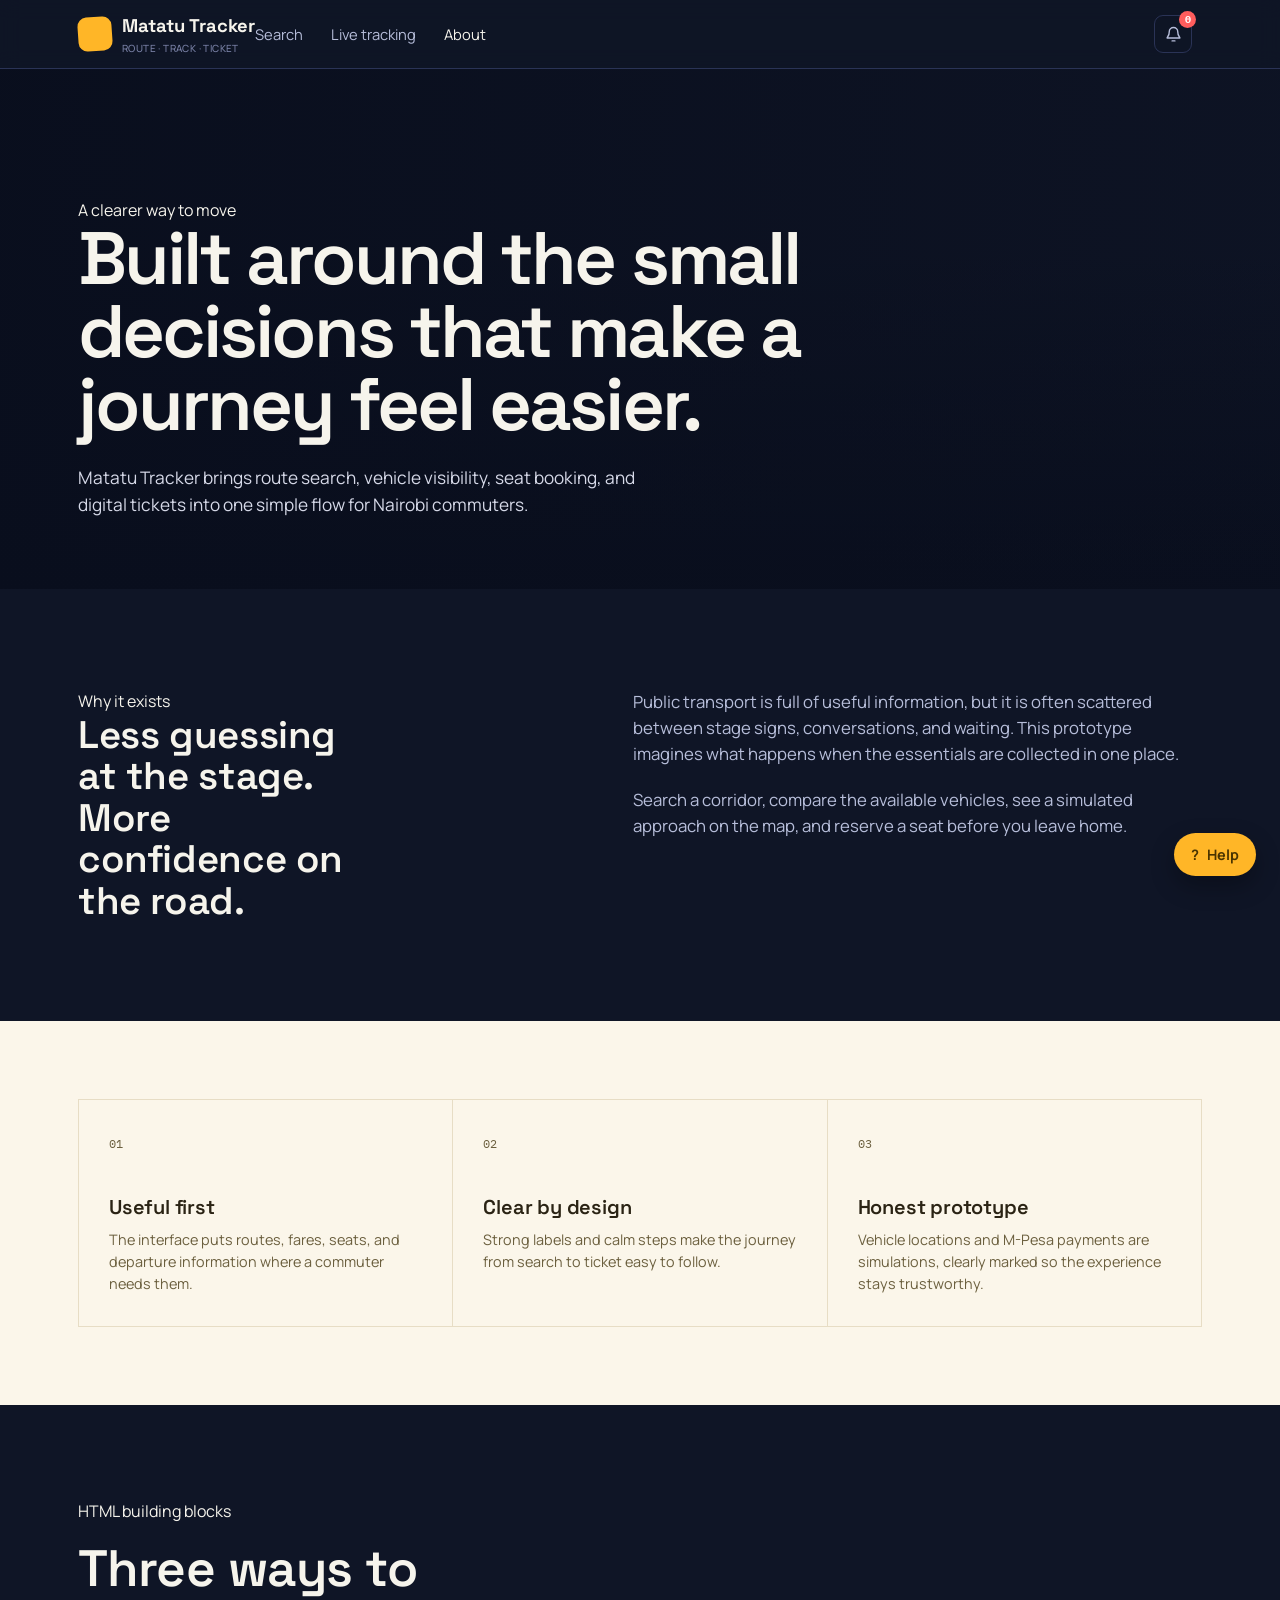
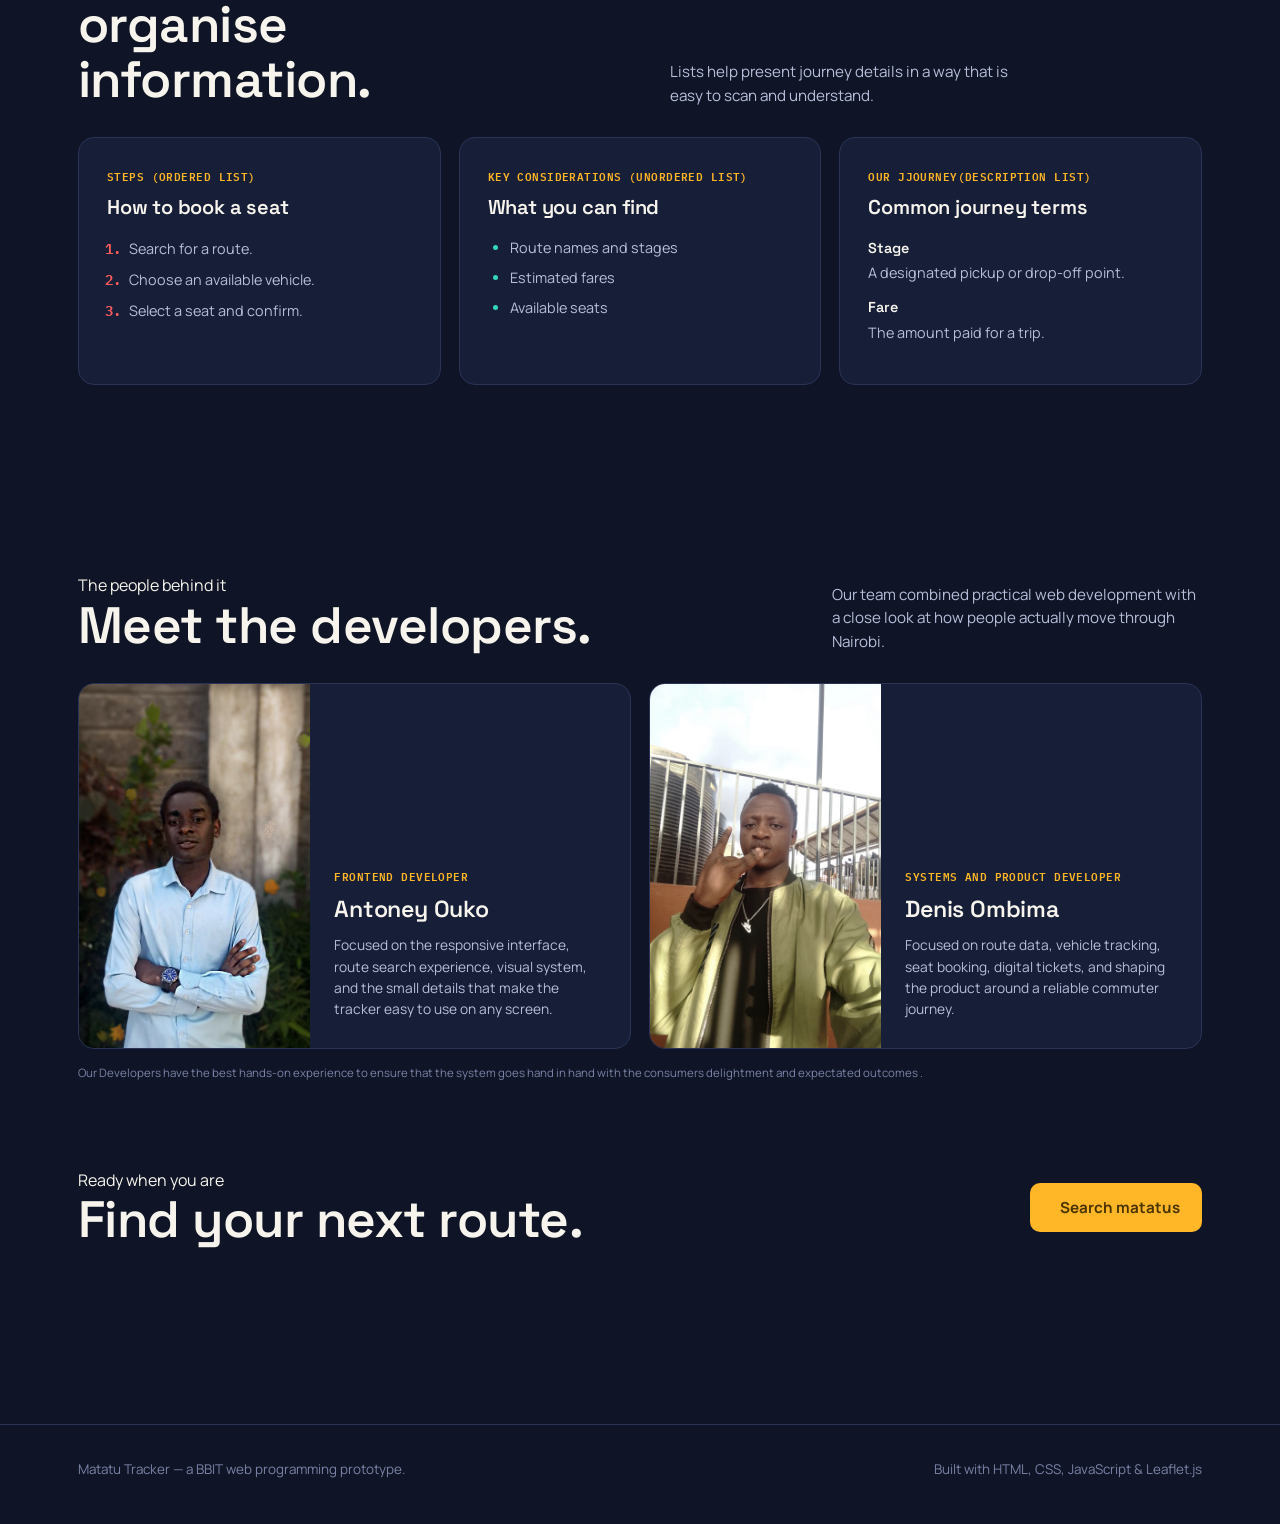
<file: about.html>
<!doctype html>
<html lang="en">
<head>
<meta charset="utf-8">
<meta name="viewport" content="width=device-width, initial-scale=1">
<title>About — Matatu Tracker</title>
<link rel="icon" href="data:image/svg+xml,<svg xmlns=%22http://www.w3.org/2000/svg%22 viewBox=%220 0 24 24%22><rect width=%2224%22 height=%2224%22 rx=%226%22 fill=%22%23FFB627%22/></svg>">
<link rel="preconnect" href="https://fonts.googleapis.com">
<link href="https://fonts.googleapis.com/css2?family=Space+Grotesk:wght@500;600;700&family=Manrope:wght@400;500;600;700;800&family=IBM+Plex+Mono:wght@500;600&display=swap" rel="stylesheet">
<link rel="stylesheet" href="css/base.css">
<link rel="stylesheet" href="css/about.css">
<link rel="stylesheet" href="css/chatbot.css">
</head>
<body>
<header class="topnav">
  <div class="container topnav-inner">
    <a class="brand" href="index.html"><span class="brand-mark"><span data-icon="bus"></span></span><span>Matatu Tracker<small>ROUTE · TRACK · TICKET</small></span></a>
    <nav class="navlinks">
      <a href="index.html">Search</a>
      <a href="tracking.html">Live tracking</a>
      <a href="about.html" class="is-active">About</a>
    </nav>
    <button class="nav-toggle" type="button" aria-label="Open navigation menu" aria-expanded="false" aria-controls="site-navigation">
      <span class="nav-toggle-lines"></span>
    </button>
  </div>
</header>

<main>
  <section class="about-hero">
    <div class="about-hero-image" aria-hidden="true"></div>
    <div class="about-hero-shade"></div>
    <div class="container about-hero-content">
      <p class="section-kicker">A clearer way to move</p>
      <h1>Built around the small decisions that make a journey feel easier.</h1>
      <p>Matatu Tracker brings route search, vehicle visibility, seat booking, and digital tickets into one simple flow for Nairobi commuters.</p>
    </div>
  </section>

  <section class="about-story container">
    <div class="about-story-intro">
      <p class="section-kicker">Why it exists</p>
      <h2>Less guessing at the stage. More confidence on the road.</h2>
    </div>
    <div class="about-story-copy">
      <p>Public transport is full of useful information, but it is often scattered between stage signs, conversations, and waiting. This prototype imagines what happens when the essentials are collected in one place.</p>
      <p>Search a corridor, compare the available vehicles, see a simulated approach on the map, and reserve a seat before you leave home.</p>
    </div>
  </section>

  <section class="about-principles">
    <div class="container">
      <div class="principles-grid">
        <article><span>01</span><h3>Useful first</h3><p>The interface puts routes, fares, seats, and departure information where a commuter needs them.</p></article>
        <article><span>02</span><h3>Clear by design</h3><p>Strong labels and calm steps make the journey from search to ticket easy to follow.</p></article>
        <article><span>03</span><h3>Honest prototype</h3><p>Vehicle locations and M-Pesa payments are simulations, clearly marked so the experience stays trustworthy.</p></article>
      </div>
    </div>
  </section>

  <section class="about-lists container">
    <div class="lists-heading">
      <p class="section-kicker">HTML building blocks</p>
      <h2>Three ways to organise information.</h2>
      <p>Lists help present journey details in a way that is easy to scan and understand.</p>
    </div>
    <div class="lists-grid">
      <article class="list-example">
        <p class="list-label">Steps (Ordered list)</p>
        <h3>How to book a seat</h3>
        <ol>
          <li>Search for a route.</li>
          <li>Choose an available vehicle.</li>
          <li>Select a seat and confirm.</li>
        </ol>
      </article>
      <article class="list-example">
        <p class="list-label">Key considerations (Unordered list)</p>
        <h3>What you can find</h3>
        <ul>
          <li>Route names and stages</li>
          <li>Estimated fares</li>
          <li>Available seats</li>
        </ul>
      </article>
      <article class="list-example">
        <p class="list-label">Our JJourney(Description list)</p>
        <h3>Common journey terms</h3>
        <dl>
          <dt>Stage</dt>
          <dd>A designated pickup or drop-off point.</dd>
          <dt>Fare</dt>
          <dd>The amount paid for a trip.</dd>
        </dl>
      </article>
    </div>
  </section>

  <section class="about-team">
    <div class="container">
      <div class="team-heading">
        <div>
          <p class="section-kicker">The people behind it</p>
          <h2>Meet the developers.</h2>
        </div>
        <p>Our team combined practical web development with a close look at how people actually move through Nairobi.</p>
      </div>
      <div class="team-grid">
        <article class="developer-card">
          <img src="images/photo2.jpg"  alt="Portrait of the frontend developer">
          <div class="developer-card-body">
            <p class="developer-role">Frontend developer</p>
            <h3>Antoney Ouko</h3>
            <p>Focused on the responsive interface, route search experience, visual system, and the small details that make the tracker easy to use on any screen.</p>
          </div>
        </article>
        <article class="developer-card">
          <img src="images/Denis.png" alt="Portrait of the systems developer">
          <div class="developer-card-body">
            <p class="developer-role">Systems and product developer</p>
            <h3>Denis Ombima</h3>
            <p>Focused on route data, vehicle tracking, seat booking, digital tickets, and shaping the product around a reliable commuter journey.</p>
          </div>
        </article>
      </div>
      <p class="team-note">Our Developers have the best hands-on experience to ensure that the system goes hand in hand with the consumers delightment and expectated outcomes .</p>
    </div>
  </section>

  <section class="about-cta container">
    <div><p class="section-kicker">Ready when you are</p><h2>Find your next route.</h2></div>
    <a class="btn btn-primary" href="index.html"><span data-icon="search"></span> Search matatus</a>
  </section>
</main>

<footer class="sitefoot"><div class="container"><span>Matatu Tracker — a BBIT web programming prototype.</span><span>Built with HTML, CSS, JavaScript &amp; Leaflet.js</span></div></footer>
<script src="js/routes.js"></script>
<script src="js/icons.js"></script>
<script src="js/util.js"></script>
<script src="js/notifications.js"></script>
<script src="js/chatbot.js"></script>
<script src="js/nav.js"></script>
</body>
</html>
</file>
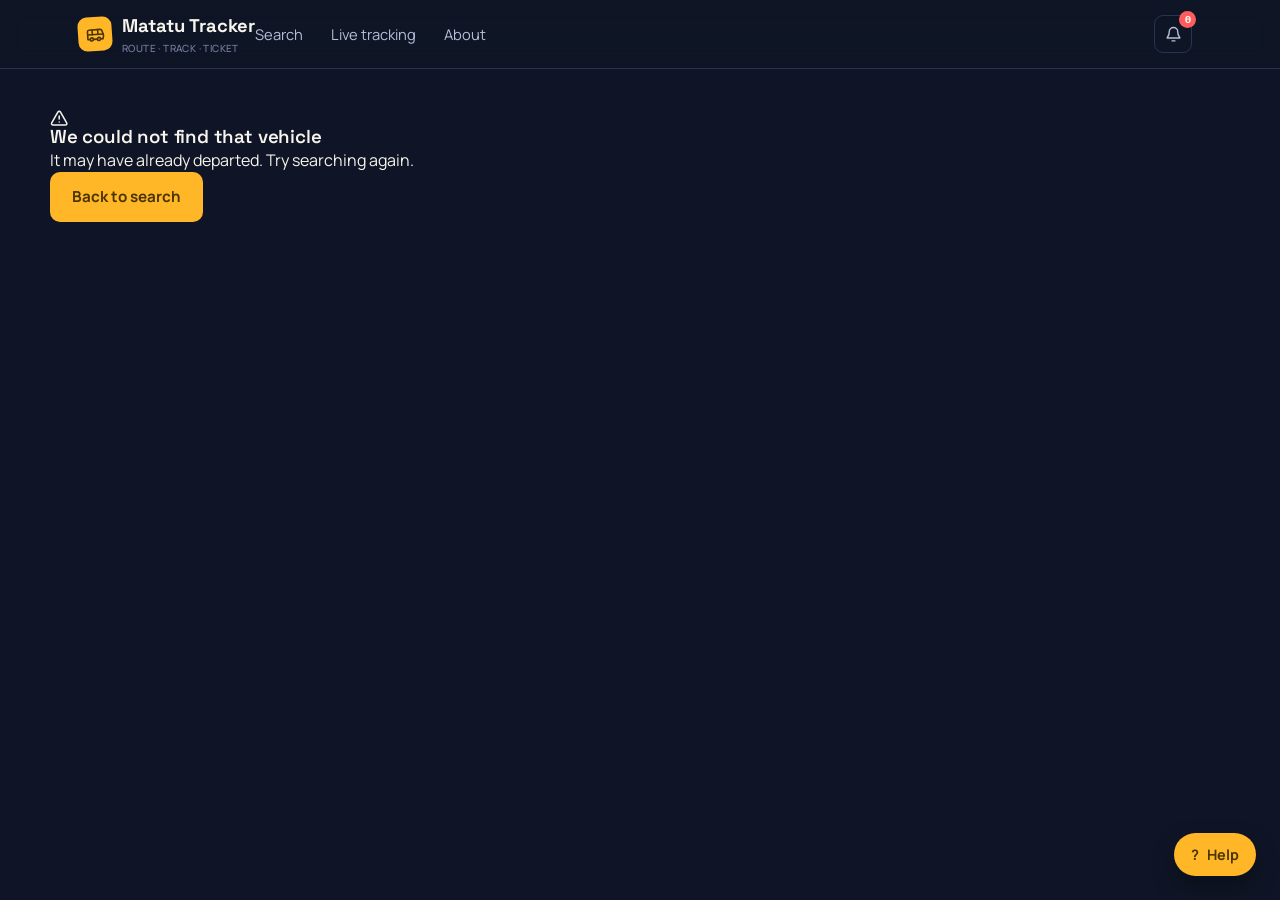
<file: booking.html>
<!doctype html>
<html lang="en">
<head>
<meta charset="utf-8">
<meta name="viewport" content="width=device-width, initial-scale=1">
<title>Select your seat — Matatu Tracker</title>
<link rel="icon" href="data:image/svg+xml,<svg xmlns=%22http://www.w3.org/2000/svg%22 viewBox=%220 0 24 24%22><rect width=%2224%22 height=%2224%22 rx=%226%22 fill=%22%23FFB627%22/></svg>">
<link rel="preconnect" href="https://fonts.googleapis.com">
<link href="https://fonts.googleapis.com/css2?family=Space+Grotesk:wght@500;600;700&family=Manrope:wght@400;500;600;700;800&family=IBM+Plex+Mono:wght@500;600&display=swap" rel="stylesheet">
<link rel="stylesheet" href="css/base.css">
<link rel="stylesheet" href="css/booking.css">
<link rel="stylesheet" href="css/chatbot.css">
</head>
<body>

<header class="topnav">
  <div class="container topnav-inner">
    <a class="brand" href="index.html">
      <span class="brand-mark"><span data-icon="bus"></span></span>
      <span>Matatu Tracker<small>ROUTE · TRACK · TICKET</small></span>
    </a>
    <nav class="navlinks">
      <a href="index.html">Search</a>
      <a href="tracking.html">Live tracking</a>
      <a href="about.html">About</a>
    </nav>
    <button class="nav-toggle" type="button" aria-label="Open navigation menu" aria-expanded="false" aria-controls="site-navigation">
      <span class="nav-toggle-lines"></span>
    </button>
  </div>
</header>

<main class="container booking-main" id="booking-main">
  <p class="section-kicker">Book your seat</p>
  <h1 class="booking-title" id="vehicle-heading">Loading vehicle…</h1>

  <div class="booking-grid">

    <section class="panel seat-panel">
      <div class="seat-panel-head">
        <h2>Choose a seat</h2>
        <div class="seat-legend">
          <span><i class="dot dot-free"></i> Available</span>
          <span><i class="dot dot-taken"></i> Taken</span>
          <span><i class="dot dot-you"></i> Your seat</span>
        </div>
      </div>
      <div class="minibus">
        <div class="minibus-front">
          <span data-icon="wheel" class="wheel-icon"></span>
          <span class="driver-label">Driver</span>
        </div>
        <div class="seat-grid" id="seat-grid"></div>
      </div>
    </section>

    <aside class="panel summary-panel">
      <h2>Trip summary</h2>
      <dl class="summary-list" id="summary-list"></dl>

      <form id="passenger-form" class="passenger-form">
        <div class="field-plain">
          <label class="field-label" for="pax-name">Passenger name</label>
          <input id="pax-name" type="text" required placeholder="e.g. Antoney Ouko" autocomplete="name">
        </div>
        <div class="field-plain">
          <label class="field-label" for="pax-phone">M-Pesa phone number</label>
          <input id="pax-phone" type="tel" required placeholder="07XX XXX XXX" autocomplete="tel">
        </div>

        <div class="fare-line">
          <span>Total due</span>
          <strong id="fare-total">KES 0</strong>
        </div>

        <button type="submit" class="btn btn-primary btn-block" id="pay-btn" disabled>
          <span data-icon="phone"></span> Pay with M-Pesa
        </button>
        <p class="seat-hint" id="seat-hint">Select a seat above to continue.</p>
      </form>
    </aside>

  </div>
</main>

<!-- M-Pesa simulation modal -->
<div class="modal-veil" id="modal-veil" hidden>
  <div class="mpesa-modal panel" role="dialog" aria-modal="true" aria-labelledby="mpesa-title">
    <div id="mpesa-step-prompt">
      <div class="mpesa-logo">M-PESA</div>
      <h3 id="mpesa-title">STK push sent (simulated)</h3>
      <p class="muted">A prompt has been sent to <strong id="mpesa-phone">—</strong>. Enter your M-Pesa PIN on your phone to pay <strong id="mpesa-amount">—</strong>.</p>
      <div class="mpesa-pin-row" id="pin-dots">
        <span></span><span></span><span></span><span></span>
      </div>
      <p class="muted small">This is a simulation for a class project — no real prompt was sent.</p>
    </div>
    <div id="mpesa-step-success" hidden>
      <div class="success-tick"><span data-icon="check"></span></div>
      <h3>Payment confirmed</h3>
      <p class="muted">Generating your digital ticket…</p>
    </div>
  </div>
</div>

<script src="js/routes.js"></script>
<script src="js/icons.js"></script>
<script src="js/util.js"></script>
<script src="js/notifications.js"></script>
<script src="js/booking.js"></script>
<script src="js/chatbot.js"></script>
<script src="js/nav.js"></script>
</body>
</html>
</file>
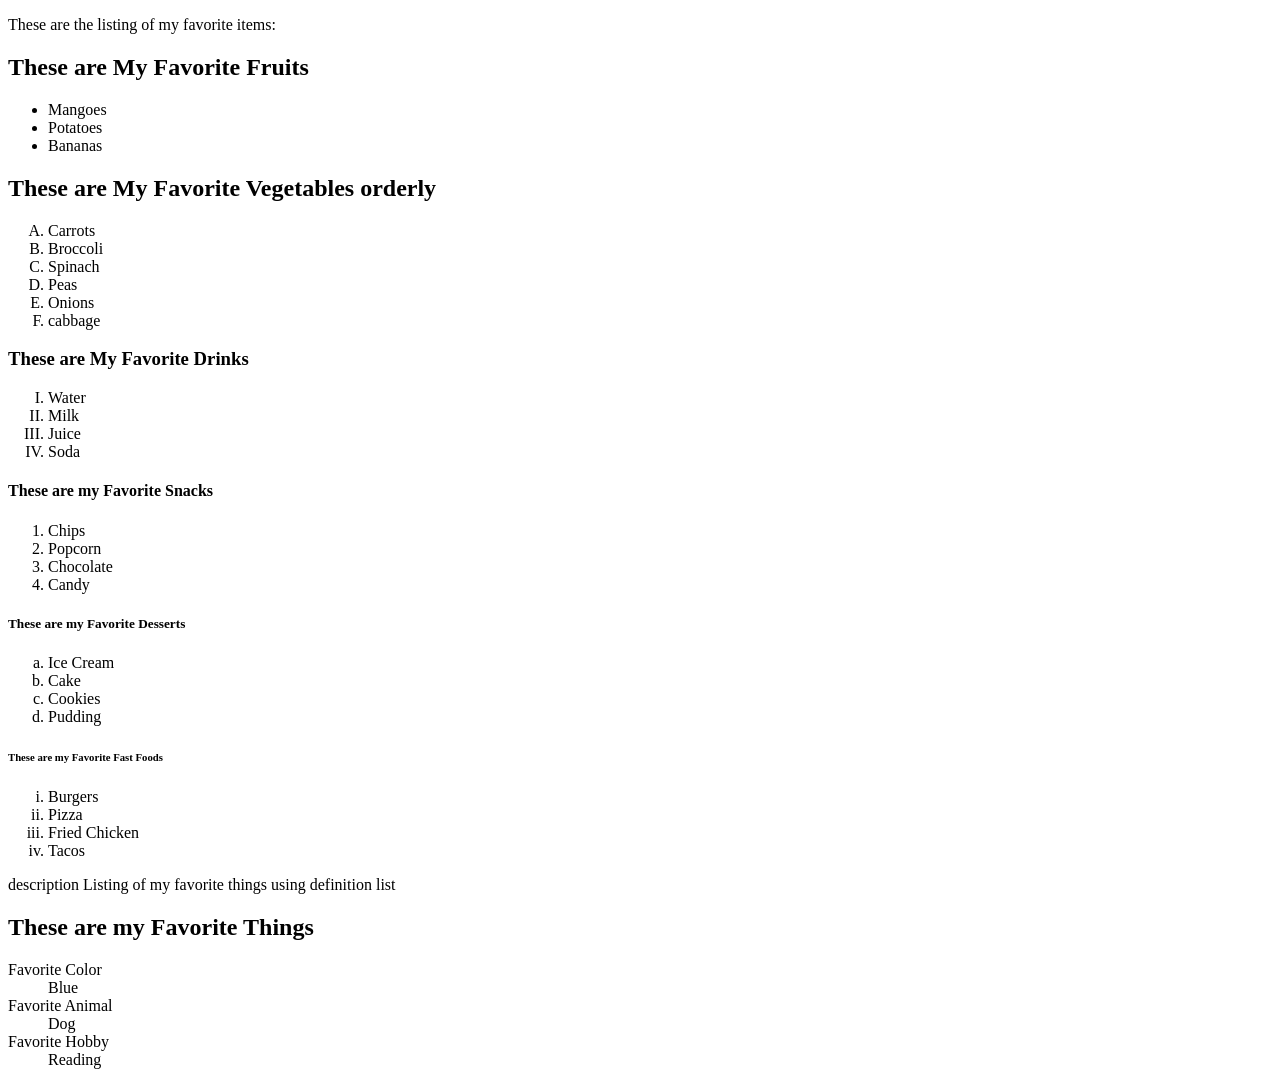
<file: prac.html>
<!DOCTYPE html>
<html lang="en">
<head>
    <meta charset="UTF-8">
    <meta name="viewport" content="width=device-width, initial-scale=1.0">
    <title>Document</title>
</head>
<body>
    <p>These are the listing of my favorite items:</p>
    <section>
    <h1>These are My Favorite Fruits</h1>
    <ul>
        <li>Mangoes</li>
        <li>Potatoes</li>
        <li>Bananas</li>
    </ul>
    <h2>These are My Favorite Vegetables orderly</h2>
    <ol type ="A">
        <li>Carrots</li>
        <li>Broccoli</li>
        <li>Spinach</li>
        <li>Peas</li>
        <li>Onions</li>
        <li>cabbage</li>
    </ol>
    <h3>These are My Favorite Drinks</h3>
    <ol type ="I">
        <li>Water</li>
        <li>Milk</li>
        <li>Juice</li>
        <li>Soda</li>
    </ol>
    <h4>These are my Favorite Snacks</h4>
    <ol type ="1">
        <li>Chips</li>
        <li>Popcorn</li>
        <li>Chocolate</li>
        <li>Candy</li>
    </ol>
    <h5>These are my Favorite Desserts</h5>
    <ol type ="a">
        <li>Ice Cream</li>
        <li>Cake</li>
        <li>Cookies</li>
        <li>Pudding</li>
    </ol>
    <h6>These are my Favorite Fast Foods</h6>
    <ol type ="i">
        <li>Burgers</li>
        <li>Pizza</li>
        <li>Fried Chicken</li>
        <li>Tacos</li>
    </ol>
    </section>
    <p>description Listing of my favorite things using definition list</p>
    <section>
    <h2>These are my Favorite Things</h2>
    <dl>
        <dt>Favorite Color</dt>
        <dd>Blue</dd>
        <dt>Favorite Animal</dt>
        <dd>Dog</dd>
        <dt>Favorite Hobby</dt>
        <dd>Reading</dd>
    </dl>
</body>
</html>
</file>
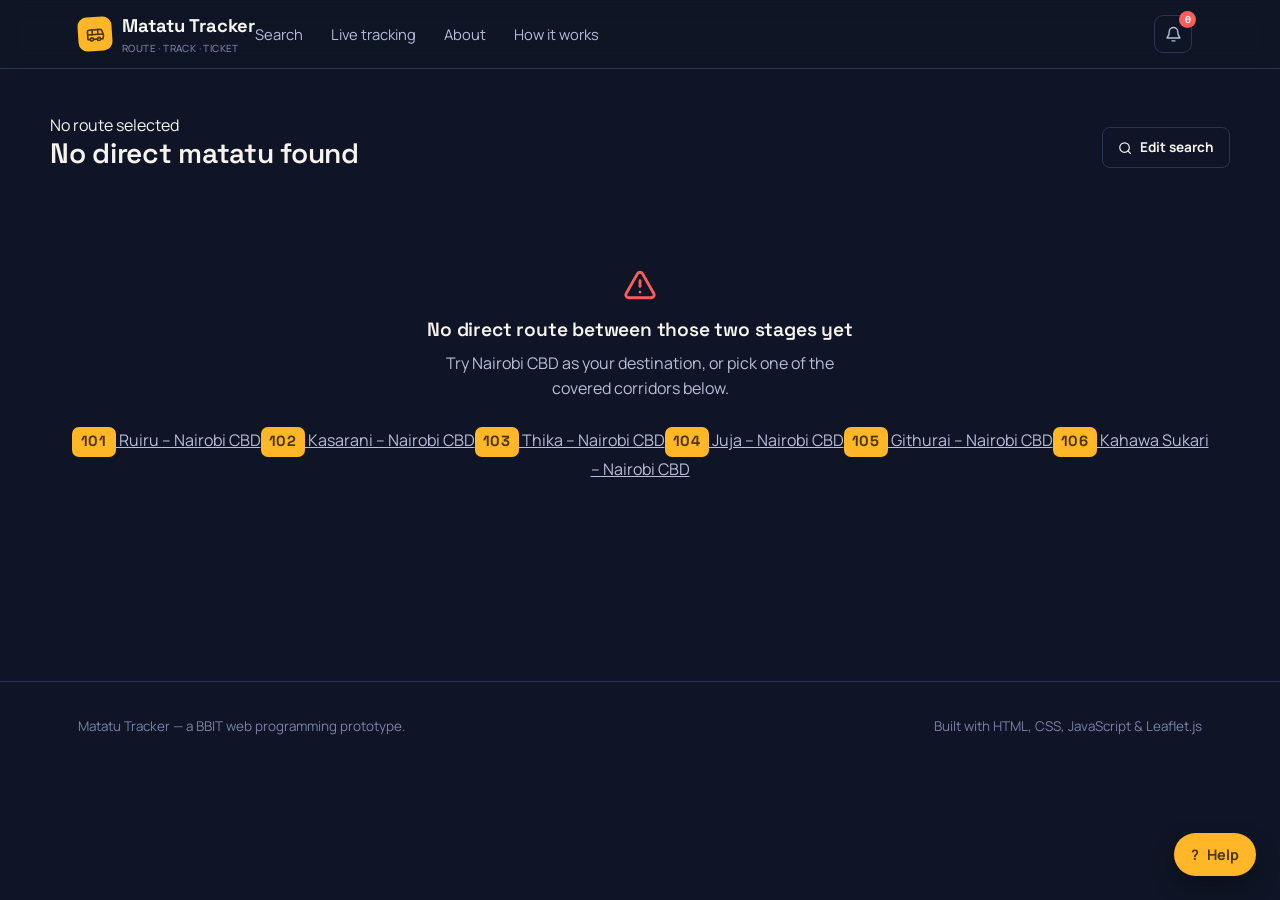
<file: results.html>
<!doctype html>
<html lang="en">
<head>
<meta charset="utf-8">
<meta name="viewport" content="width=device-width, initial-scale=1">
<title>Available matatus — Matatu Tracker</title>
<link rel="icon" href="data:image/svg+xml,<svg xmlns=%22http://www.w3.org/2000/svg%22 viewBox=%220 0 24 24%22><rect width=%2224%22 height=%2224%22 rx=%226%22 fill=%22%23FFB627%22/></svg>">
<link rel="preconnect" href="https://fonts.googleapis.com">
<link href="https://fonts.googleapis.com/css2?family=Space+Grotesk:wght@500;600;700&family=Manrope:wght@400;500;600;700;800&family=IBM+Plex+Mono:wght@500;600&display=swap" rel="stylesheet">
<link rel="stylesheet" href="css/base.css">
<link rel="stylesheet" href="css/results.css">
<link rel="stylesheet" href="css/chatbot.css">
</head>
<body>

<header class="topnav">
  <div class="container topnav-inner">
    <a class="brand" href="index.html">
      <span class="brand-mark"><span data-icon="bus"></span></span>
      <span>Matatu Tracker<small>ROUTE · TRACK · TICKET</small></span>
    </a>
    <nav class="navlinks">
      <a href="index.html">Search</a>
      <a href="tracking.html">Live tracking</a>
      <a href="about.html">About</a>
      <a href="index.html#how-it-works">How it works</a>
    </nav>
    <button class="nav-toggle" type="button" aria-label="Open navigation menu" aria-expanded="false" aria-controls="site-navigation">
      <span class="nav-toggle-lines"></span>
    </button>
  </div>
</header>

<main class="container results-main">

  <div class="results-head">
    <div>
      <p class="section-kicker" id="results-count">Searching…</p>
      <h1 class="results-title" id="results-title">Finding your route</h1>
    </div>
    <a href="index.html" class="btn btn-ghost btn-sm" id="edit-search">
      <span data-icon="search"></span> Edit search
    </a>
  </div>

  <div id="results-list" class="results-list"></div>

  <div id="empty-state" class="empty-state" hidden>
    <span data-icon="alert"></span>
    <h3>No direct route between those two stages yet</h3>
    <p>Try Nairobi CBD as your destination, or pick one of the covered corridors below.</p>
    <div class="badge-row" id="fallback-routes"></div>
  </div>

</main>

<footer class="sitefoot">
  <div class="container">
    <span>Matatu Tracker — a BBIT web programming prototype.</span>
    <span>Built with HTML, CSS, JavaScript &amp; Leaflet.js</span>
  </div>
</footer>

<script src="js/routes.js"></script>
<script src="js/icons.js"></script>
<script src="js/util.js"></script>
<script src="js/notifications.js"></script>
<script src="js/results.js"></script>
<script src="js/chatbot.js"></script>
<script src="js/nav.js"></script>
</body>
</html>
</file>
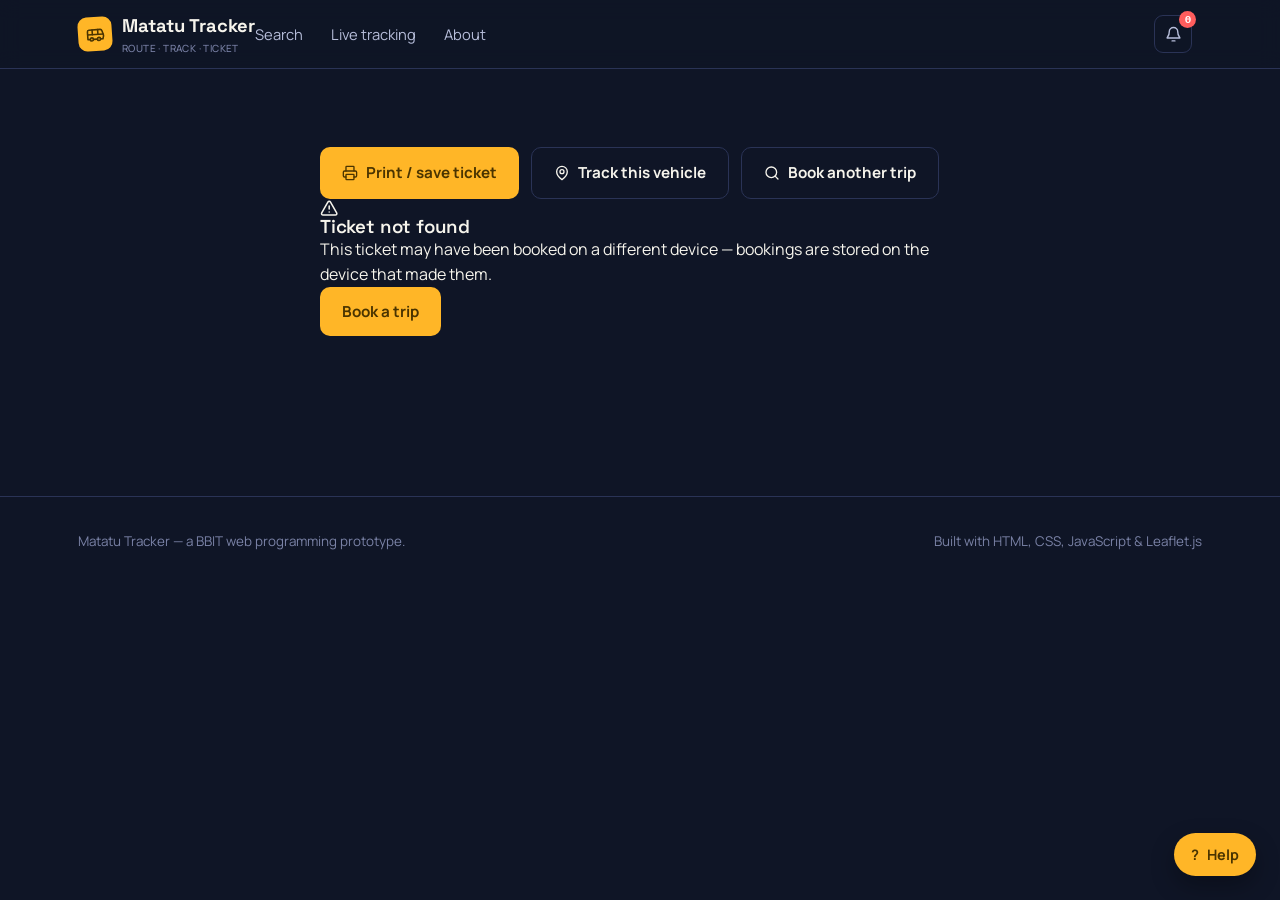
<file: ticket.html>
<!doctype html>
<html lang="en">
<head>
<meta charset="utf-8">
<meta name="viewport" content="width=device-width, initial-scale=1">
<title>Your ticket — Matatu Tracker</title>
<link rel="icon" href="data:image/svg+xml,<svg xmlns=%22http://www.w3.org/2000/svg%22 viewBox=%220 0 24 24%22><rect width=%2224%22 height=%2224%22 rx=%226%22 fill=%22%23FFB627%22/></svg>">
<link rel="preconnect" href="https://fonts.googleapis.com">
<link href="https://fonts.googleapis.com/css2?family=Space+Grotesk:wght@500;600;700&family=Manrope:wght@400;500;600;700;800&family=IBM+Plex+Mono:wght@500;600&display=swap" rel="stylesheet">
<link rel="stylesheet" href="css/base.css">
<link rel="stylesheet" href="css/ticket.css">
<link rel="stylesheet" href="css/chatbot.css">
</head>
<body>

<header class="topnav no-print">
  <div class="container topnav-inner">
    <a class="brand" href="index.html">
      <span class="brand-mark"><span data-icon="bus"></span></span>
      <span>Matatu Tracker<small>ROUTE · TRACK · TICKET</small></span>
    </a>
    <nav class="navlinks">
      <a href="index.html">Search</a>
      <a href="tracking.html">Live tracking</a>
      <a href="about.html">About</a>
    </nav>
    <button class="nav-toggle" type="button" aria-label="Open navigation menu" aria-expanded="false" aria-controls="site-navigation">
      <span class="nav-toggle-lines"></span>
    </button>
  </div>
</header>

<main class="container ticket-main">

  <div class="ticket-intro no-print" id="ticket-intro">
    <span class="pill pill-teal"><span data-icon="check"></span> Booking confirmed</span>
    <h1>Your seat is booked.</h1>
    <p class="muted">Show this QR code to the conductor when boarding, or track the vehicle live before it arrives.</p>
  </div>

  <div id="ticket-mount"></div>

  <div class="ticket-actions no-print" id="ticket-actions" hidden>
    <button class="btn btn-primary" id="print-btn"><span data-icon="printer"></span> Print / save ticket</button>
    <a class="btn btn-ghost" id="track-link" href="#"><span data-icon="pin"></span> Track this vehicle</a>
    <a class="btn btn-ghost" href="index.html"><span data-icon="search"></span> Book another trip</a>
  </div>

  <div id="no-ticket" class="empty-state" hidden>
    <span data-icon="alert"></span>
    <h3>Ticket not found</h3>
    <p>This ticket may have been booked on a different device — bookings are stored on the device that made them.</p>
    <a class="btn btn-primary" href="index.html">Book a trip</a>
  </div>

</main>

<footer class="sitefoot no-print">
  <div class="container">
    <span>Matatu Tracker — a BBIT web programming prototype.</span>
    <span>Built with HTML, CSS, JavaScript &amp; Leaflet.js</span>
  </div>
</footer>

<script src="js/routes.js"></script>
<script src="js/icons.js"></script>
<script src="js/util.js"></script>
<script src="js/notifications.js"></script>
<script src="lib/qrcode.js"></script>
<script src="js/ticket.js"></script>
<script src="js/chatbot.js"></script>
<script src="js/nav.js"></script>
</body>
</html>
</file>
<file: css/base.css>
/* ==========================================================================
   MATATU TRACKER — design tokens & base styles

   Palette is drawn from the subject itself: the ink-navy of a dashboard at
   dusk, the marigold of a stage-board number, the coral of a "stage" stop
   marker, and the teal of an "available" seat light.
   ========================================================================== */

:root {
  /* ---- color: base ---- */
  --ink:        #0F1526;
  --ink-raised: #171F38;
  --ink-line:   #2A3356;
  --paper:      #FBF6EA;
  --paper-line: #E7DDC5;

  /* ---- color: accents ---- */
  --marigold:   #FFB627;
  --marigold-i: #4A3400;   /* text-on-marigold */
  --coral:      #FF5D5D;
  --teal:       #34D6B8;
  --violet:     #8C7CFF;

  /* ---- color: text ---- */
  --text-hi:    #F6F4EC;
  --text-mid:   #B7BEDA;
  --text-low:   #7A82A6;
  --text-on-paper:      #2A2314;
  --text-on-paper-mid:  #6B5F3E;

  /* ---- type ---- */
  --f-display: 'Space Grotesk', 'Arial Narrow', sans-serif;
  --f-body:    'Manrope', -apple-system, sans-serif;
  --f-data:    'IBM Plex Mono', ui-monospace, monospace;

  /* ---- shape / rhythm ---- */
  --r-sm: 10px;
  --r-md: 16px;
  --r-lg: 26px;
  --edge: 1px solid var(--ink-line);
  --container: 1180px;

  color-scheme: dark;
}

* { box-sizing: border-box; }
html { scroll-behavior: smooth; }

body {
  margin: 0;
  background: var(--ink);
  color: var(--text-hi);
  font-family: var(--f-body);
  font-size: 16px;
  line-height: 1.55;
  -webkit-font-smoothing: antialiased;
}

img, svg { display: block; max-width: 100%; }

a { color: inherit; }

h1, h2, h3 {
  font-family: var(--f-display);
  font-weight: 600;
  line-height: 1.08;
  margin: 0;
  letter-spacing: -0.01em;
}

p { margin: 0; }

.icon { width: 1.15em; height: 1.15em; }

:focus-visible {
  outline: 2px solid var(--marigold);
  outline-offset: 2px;
  border-radius: 4px;
}

.container {
  max-width: var(--container);
  margin: 0 auto;
  padding: 0 28px;
}

@media (prefers-reduced-motion: reduce) {
  *, *::before, *::after { animation-duration: 0.001ms !important; animation-iteration-count: 1 !important; transition-duration: 0.001ms !important; }
}

@media (max-width: 680px) {
  .container { padding-left: 18px; padding-right: 18px; }
  .topnav-inner { height: 68px; min-height: 68px; padding-top: 11px; padding-bottom: 11px; align-items: center; }
  .brand { font-size: 1rem; }
  .brand small { font-size: 0.54rem; }
  .topnav .nav-toggle { display: grid; place-items: center; }
  .notification-center { margin-left: auto; margin-right: 10px; }
  .topnav .navlinks:not(.is-open) { display: none; }
  .navlinks { position: absolute; top: calc(100% + 1px); right: 18px; min-width: 190px; padding: 8px; flex-direction: column; gap: 0; background: var(--ink-raised); border: var(--edge); border-radius: var(--r-sm); box-shadow: 0 16px 30px rgba(0, 0, 0, 0.35); font-size: 0.86rem; }
  .topnav .navlinks.is-open { display: flex; }
  .navlinks a { padding: 11px 12px; border-radius: 6px; }
  .navlinks a:hover, .navlinks a.is-active { background: var(--ink); }
}

/* ---------------------------------------------------------------------- */
/* Top navigation                                                          */
/* ---------------------------------------------------------------------- */

.topnav {
  position: sticky;
  top: 0;
  z-index: 40;
  background: rgba(15, 21, 38, 0.86);
  backdrop-filter: blur(10px);
  border-bottom: var(--edge);
}

.topnav-inner {
  display: flex;
  align-items: center;
  justify-content: space-between;
  height: 68px;
}

.brand {
  display: flex;
  align-items: center;
  gap: 10px;
  font-family: var(--f-display);
  font-weight: 700;
  font-size: 1.15rem;
  text-decoration: none;
  color: var(--text-hi);
}

.brand-mark {
  width: 34px;
  height: 34px;
  border-radius: 9px;
  background: var(--marigold);
  color: var(--marigold-i);
  display: grid;
  place-items: center;
  transform: rotate(-4deg);
}

.brand-mark .icon { width: 19px; height: 19px; }

.brand small {
  display: block;
  font-family: var(--f-body);
  font-weight: 500;
  font-size: 0.62rem;
  letter-spacing: 0.04em;
  color: var(--text-low);
  margin-top: 1px;
}

.navlinks {
  display: flex;
  gap: 28px;
  font-size: 0.92rem;
  color: var(--text-mid);
}

.navlinks a { text-decoration: none; transition: color 0.15s ease; }
.navlinks a:hover, .navlinks a.is-active { color: var(--text-hi); }

.notification-center { position: relative; order: 3; margin-left: auto; margin-right: 10px; }
.notification-toggle { position: relative; display: grid; place-items: center; width: 38px; height: 38px; border: 1px solid var(--ink-line); border-radius: 9px; background: transparent; color: var(--text-mid); cursor: pointer; }
.notification-toggle:hover { color: var(--text-hi); border-color: var(--text-mid); }
.notification-toggle .icon { width: 17px; height: 17px; }
.notification-count { position: absolute; top: -5px; right: -5px; min-width: 17px; height: 17px; padding: 0 4px; display: grid; place-items: center; border-radius: 999px; background: var(--coral); color: #fff; font: 700 0.61rem var(--f-data); }
.notification-panel { position: absolute; z-index: 5; top: calc(100% + 12px); right: 0; width: min(350px, calc(100vw - 36px)); overflow: hidden; background: var(--ink-raised); border: var(--edge); border-radius: var(--r-md); box-shadow: 0 18px 40px rgba(0, 0, 0, 0.4); }
.notification-panel-head { display: flex; align-items: center; justify-content: space-between; padding: 14px 15px; border-bottom: var(--edge); }
.notification-panel-head strong { font-family: var(--f-display); }
.notification-clear { border: 0; background: transparent; color: var(--text-low); font: 0.72rem var(--f-body); cursor: pointer; }
.notification-clear:hover { color: var(--coral); }
.notification-list { max-height: 290px; overflow-y: auto; }
.notification-item { display: grid; grid-template-columns: auto 1fr; gap: 10px; padding: 13px 15px; border-bottom: 1px solid rgba(42, 51, 86, 0.65); }
.notification-item.is-unread { background: rgba(255, 182, 39, 0.06); }
.notification-icon { display: grid; place-items: center; width: 28px; height: 28px; border-radius: 7px; background: rgba(52, 214, 184, 0.12); color: var(--teal); }
.notification-icon .icon { width: 15px; height: 15px; }
.notification-item strong { font-size: 0.78rem; }
.notification-item p { margin-top: 2px; color: var(--text-mid); font-size: 0.75rem; line-height: 1.4; }
.notification-item time { display: block; margin-top: 4px; color: var(--text-low); font: 0.63rem var(--f-data); }
.notification-empty { padding: 22px 15px; color: var(--text-low); font-size: 0.78rem; text-align: center; }
.notification-permission { display: flex; align-items: center; justify-content: space-between; gap: 10px; padding: 11px 15px; color: var(--text-low); font-size: 0.7rem; border-top: var(--edge); }
.notification-permission button { flex: 0 0 auto; border: 0; border-radius: 6px; padding: 6px 8px; background: var(--teal); color: var(--ink); font: 700 0.68rem var(--f-body); cursor: pointer; }

.nav-toggle {
  display: none;
  order: 4;
  width: 42px;
  height: 42px;
  padding: 9px;
  border: 1px solid var(--ink-line);
  border-radius: 9px;
  background: transparent;
  color: var(--text-hi);
  cursor: pointer;
}

.nav-toggle-lines,
.nav-toggle-lines::before,
.nav-toggle-lines::after {
  display: block;
  width: 22px;
  height: 2px;
  background: currentColor;
  transition: transform 0.2s ease, opacity 0.2s ease;
}

.nav-toggle-lines { position: relative; }
.nav-toggle-lines::before,
.nav-toggle-lines::after { content: ''; position: absolute; left: 0; }
.nav-toggle-lines::before { top: -7px; }
.nav-toggle-lines::after { top: 7px; }
.nav-toggle[aria-expanded="true"] .nav-toggle-lines { background: transparent; }
.nav-toggle[aria-expanded="true"] .nav-toggle-lines::before { transform: translateY(7px) rotate(45deg); }
.nav-toggle[aria-expanded="true"] .nav-toggle-lines::after { transform: translateY(-7px) rotate(-45deg); }

/* ---------------------------------------------------------------------- */
/* Buttons                                                                 */
/* ---------------------------------------------------------------------- */

.btn {
  display: inline-flex;
  align-items: center;
  justify-content: center;
  gap: 8px;
  font-family: var(--f-body);
  font-weight: 700;
  font-size: 0.95rem;
  border: none;
  border-radius: var(--r-sm);
  padding: 13px 22px;
  cursor: pointer;
  text-decoration: none;
  transition: transform 0.15s ease, filter 0.15s ease;
}

.btn .icon { width: 1.05em; height: 1.05em; }
.btn:active { transform: translateY(1px); }

.btn-primary { background: var(--marigold); color: var(--marigold-i); }
.btn-primary:hover { filter: brightness(1.06); }
.btn-primary:disabled { background: var(--ink-line); color: var(--text-low); cursor: not-allowed; }

.btn-ghost {
  background: transparent;
  color: var(--text-hi);
  border: 1px solid var(--ink-line);
}
.btn-ghost:hover { border-color: var(--text-mid); }

.btn-block { width: 100%; }
.btn-sm { padding: 9px 15px; font-size: 0.85rem; border-radius: 8px; }

/* ---------------------------------------------------------------------- */
/* Route badge — modelled on a stage-board number plate                   */
/* ---------------------------------------------------------------------- */

.route-badge {
  display: inline-flex;
  align-items: center;
  justify-content: center;
  font-family: var(--f-display);
  font-weight: 700;
  background: var(--marigold);
  color: var(--marigold-i);
  border-radius: 7px;
  min-width: 44px;
  height: 30px;
  padding: 0 8px;
  font-size: 0.92rem;
  letter-spacing: 0.01em;
}

/* ---------------------------------------------------------------------- */
/* Panels & fields                                                        */
/* ---------------------------------------------------------------------- */

.panel {
  background: var(--ink-raised);
  border: var(--edge);
  border-radius: var(--r-lg);
}

.field-label {
  display: block;
  font-size: 0.72rem;
  font-weight: 700;
  color: var(--text-low);
  margin-bottom: 7px;
}

.field {
  position: relative;
}

.field select,
.field input {
  width: 100%;
  background: var(--ink);
  border: 1px solid var(--ink-line);
  color: var(--text-hi);
  font-family: var(--f-body);
  font-size: 0.98rem;
  border-radius: var(--r-sm);
  padding: 13px 14px 13px 42px;
  appearance: none;
  transition: border-color 0.15s ease;
}

.field select:focus, .field input:focus {
  border-color: var(--marigold);
  outline: none;
}

.field .icon {
  position: absolute;
  left: 14px;
  top: 50%;
  transform: translateY(-50%);
  color: var(--text-low);
  pointer-events: none;
}

.field select { cursor: pointer; }

/* ---------------------------------------------------------------------- */
/* Tags: amenities, statuses                                              */
/* ---------------------------------------------------------------------- */

.tag {
  display: inline-flex;
  align-items: center;
  gap: 5px;
  font-size: 0.74rem;
  font-weight: 600;
  color: var(--text-mid);
  background: var(--ink);
  border: 1px solid var(--ink-line);
  border-radius: 100px;
  padding: 4px 10px 4px 8px;
}
.tag .icon { width: 13px; height: 13px; }

.pill {
  display: inline-flex;
  align-items: center;
  gap: 6px;
  font-size: 0.76rem;
  font-weight: 700;
  border-radius: 100px;
  padding: 5px 12px;
}
.pill-teal    { background: rgba(52, 214, 184, 0.15); color: var(--teal); }
.pill-coral   { background: rgba(255, 93, 93, 0.15);  color: var(--coral); }
.pill-marigold{ background: rgba(255, 182, 39, 0.15); color: var(--marigold); }

/* ---------------------------------------------------------------------- */
/* Footer                                                                  */
/* ---------------------------------------------------------------------- */

.sitefoot {
  border-top: var(--edge);
  margin-top: 90px;
  padding: 34px 0 44px;
  color: var(--text-low);
  font-size: 0.84rem;
}
.sitefoot .container {
  display: flex;
  justify-content: space-between;
  align-items: center;
  flex-wrap: wrap;
  gap: 12px;
}

/* ---------------------------------------------------------------------- */
/* Utility                                                                 */
/* ---------------------------------------------------------------------- */

.muted { color: var(--text-low); }
.mono { font-family: var(--f-data); }
.center { text-align: center; }
.sr-only {
  position: absolute; width: 1px; height: 1px; padding: 0; margin: -1px;
  overflow: hidden; clip: rect(0,0,0,0); white-space: nowrap; border: 0;
}
</file>
<file: css/about.css>
.about-hero { position: relative; min-height: 520px; display: flex; align-items: flex-end; overflow: hidden; }
.about-hero-image, .about-hero-shade { position: absolute; inset: 0; }
.about-hero-image { background: url('https://images.unsplash.com/photo-1549317661-bd32c8ce0db2?auto=format&fit=crop&w=1800&q=85') center / cover; }
.about-hero-shade { background: linear-gradient(90deg, rgba(9, 14, 29, 0.94), rgba(9, 14, 29, 0.25)), linear-gradient(0deg, rgba(9, 14, 29, 0.9), transparent 65%); }
.about-hero-content { position: relative; z-index: 1; width: 100%; padding-bottom: 70px; }
.about-hero h1 { max-width: 760px; font-size: clamp(2.5rem, 5.8vw, 5.3rem); line-height: 0.98; letter-spacing: -0.04em; }
.about-hero p:not(.section-kicker) { max-width: 560px; margin-top: 24px; color: #d6d9e8; font-size: 1.08rem; }
.about-story { display: grid; grid-template-columns: 0.9fr 1.1fr; gap: 90px; padding-top: 100px; padding-bottom: 100px; }
.about-story h2 { max-width: 12ch; font-size: clamp(1.8rem, 3vw, 3rem); }
.about-story-copy { max-width: 580px; color: var(--text-mid); font-size: 1.05rem; }
.about-story-copy p + p { margin-top: 20px; }
.about-principles { background: var(--paper); color: var(--text-on-paper); padding: 78px 0; }
.principles-grid { display: grid; grid-template-columns: repeat(3, 1fr); gap: 1px; background: var(--paper-line); border: 1px solid var(--paper-line); }
.principles-grid article { background: var(--paper); padding: 30px; min-height: 220px; }
.principles-grid span { font-family: var(--f-data); color: var(--text-on-paper-mid); font-size: 0.72rem; }
.principles-grid h3 { margin-top: 42px; font-size: 1.25rem; }
.principles-grid p { margin-top: 10px; color: var(--text-on-paper-mid); font-size: 0.9rem; }
.about-lists { padding-top: 94px; padding-bottom: 94px; }
.lists-heading { display: grid; grid-template-columns: 1fr 1fr; gap: 18px 60px; align-items: end; margin-bottom: 30px; }
.lists-heading .section-kicker { grid-column: 1 / -1; }
.lists-heading h2 { max-width: 12ch; font-size: clamp(2rem, 4vw, 3.5rem); }
.lists-heading > p:last-child { max-width: 370px; color: var(--text-mid); font-size: 0.95rem; }
.lists-grid { display: grid; grid-template-columns: repeat(3, 1fr); gap: 18px; }
.list-example { padding: 28px; background: var(--ink-raised); border: var(--edge); border-radius: var(--r-md); }
.list-label { color: var(--marigold); font: 600 0.68rem var(--f-data); text-transform: uppercase; letter-spacing: 0.04em; }
.list-example h3 { margin-top: 12px; font-size: 1.25rem; }
.list-example ol, .list-example ul { margin: 18px 0 0; padding-left: 22px; color: var(--text-mid); font-size: 0.9rem; }
.list-example li + li { margin-top: 8px; }
.list-example ol li::marker { color: var(--coral); font-family: var(--f-data); font-weight: 600; }
.list-example ul li::marker { color: var(--teal); }
.list-example dl { margin: 18px 0 0; font-size: 0.9rem; }
.list-example dt { color: var(--text-hi); font-family: var(--f-display); font-weight: 600; }
.list-example dd { margin: 3px 0 12px; color: var(--text-mid); }
.about-team { padding: 94px 0 0; }
.team-heading { display: flex; align-items: end; justify-content: space-between; gap: 40px; margin-bottom: 30px; }
.team-heading h2 { font-size: clamp(2rem, 4vw, 3.5rem); }
.team-heading > p { max-width: 370px; color: var(--text-mid); font-size: 0.95rem; }
.team-grid { display: grid; grid-template-columns: repeat(2, minmax(0, 1fr)); gap: 18px; }
.developer-card { display: grid; grid-template-columns: 42% 1fr; min-height: 300px; overflow: hidden; background: var(--ink-raised); border: var(--edge); border-radius: var(--r-md); }
.developer-card img { width: 100%; height: 100%; min-height: 300px; object-fit: cover; filter: saturate(0.8); }
.developer-card-body { padding: 28px 24px; align-self: end; }
.developer-role { color: var(--marigold); font: 600 0.68rem var(--f-data); text-transform: uppercase; letter-spacing: 0.04em; }
.developer-card h3 { margin-top: 12px; font-size: 1.45rem; }
.developer-card-body > p:last-child { margin-top: 12px; color: var(--text-mid); font-size: 0.86rem; }
.team-note { margin-top: 15px; color: var(--text-low); font-size: 0.72rem; }
.about-cta { display: flex; justify-content: space-between; align-items: center; gap: 30px; padding-top: 86px; padding-bottom: 86px; }
.about-cta h2 { font-size: clamp(2rem, 4vw, 3.6rem); }
@media (max-width: 760px) { .about-hero { min-height: 560px; } .about-hero-content { padding-bottom: 52px; } .about-story { grid-template-columns: 1fr; gap: 28px; padding-top: 64px; padding-bottom: 64px; } .principles-grid { grid-template-columns: 1fr; } .principles-grid article { min-height: auto; } .principles-grid h3 { margin-top: 24px; } .team-heading { align-items: flex-start; flex-direction: column; gap: 16px; } .team-grid { grid-template-columns: 1fr; } .developer-card { grid-template-columns: 38% 1fr; } .developer-card img { min-height: 260px; } .about-cta { align-items: flex-start; flex-direction: column; padding-top: 60px; padding-bottom: 60px; } }
@media (max-width: 760px) { .lists-heading { grid-template-columns: 1fr; gap: 16px; } .lists-heading .section-kicker { grid-column: auto; } .lists-grid { grid-template-columns: 1fr; } .about-lists { padding-top: 64px; padding-bottom: 64px; } }
</file>
<file: css/chatbot.css>
/* ---------------------------------------------------------------------- */
/* Route helper chatbot                                                    */
/* ---------------------------------------------------------------------- */

.chatbot { position: fixed; right: 24px; bottom: 24px; z-index: 80; font-size: 0.88rem; }
.chatbot-launcher {
  display: inline-flex; align-items: center; gap: 8px; border: 0; border-radius: 999px;
  padding: 12px 17px; background: var(--marigold); color: var(--marigold-i);
  font: 700 0.9rem var(--f-body); box-shadow: 0 10px 25px rgba(0, 0, 0, 0.3); cursor: pointer;
}
.chatbot-launcher:hover { filter: brightness(1.06); }
.chatbot-launcher:first-letter { font-family: var(--f-display); font-size: 1.15rem; }
.chatbot-panel {
  position: absolute; right: 0; bottom: 56px; width: min(360px, calc(100vw - 32px));
  overflow: hidden; background: var(--ink-raised); border: var(--edge); border-radius: var(--r-md);
  box-shadow: 0 18px 50px rgba(0, 0, 0, 0.42); animation: chatbot-in 0.18s ease-out;
}
@keyframes chatbot-in { from { opacity: 0; transform: translateY(8px); } to { opacity: 1; transform: translateY(0); } }
.chatbot-head { display: flex; justify-content: space-between; align-items: flex-start; padding: 16px 17px; border-bottom: var(--edge); }
.chatbot-head strong, .chatbot-head span { display: block; }
.chatbot-head strong { font-family: var(--f-display); font-size: 1rem; }
.chatbot-head span { color: var(--text-low); font-size: 0.72rem; margin-top: 2px; }
.chatbot-close { border: 0; background: transparent; color: var(--text-mid); font-size: 1.35rem; line-height: 1; cursor: pointer; padding: 0 2px; }
.chatbot-messages { display: flex; flex-direction: column; gap: 9px; max-height: 260px; overflow-y: auto; padding: 15px 17px 8px; }
.chatbot-message { max-width: 88%; padding: 9px 11px; border-radius: 10px; line-height: 1.45; }
.chatbot-message-bot { align-self: flex-start; background: var(--ink); color: var(--text-mid); }
.chatbot-message-user { align-self: flex-end; background: var(--marigold); color: var(--marigold-i); }
.chatbot-suggestions { display: flex; flex-wrap: wrap; gap: 6px; padding: 6px 17px 12px; }
.chatbot-suggestions button { border: 1px solid var(--ink-line); border-radius: 999px; padding: 5px 8px; background: transparent; color: var(--text-mid); font: 500 0.72rem var(--f-body); cursor: pointer; }
.chatbot-suggestions button:hover { border-color: var(--marigold); color: var(--text-hi); }
.chatbot-form { display: flex; gap: 7px; padding: 12px; border-top: var(--edge); }
.chatbot-form input { min-width: 0; flex: 1; background: var(--ink); border: 1px solid var(--ink-line); border-radius: 8px; padding: 9px 10px; color: var(--text-hi); font: 0.82rem var(--f-body); }
.chatbot-form input:focus { outline: 1px solid var(--marigold); }
.chatbot-form button { border: 0; border-radius: 8px; padding: 0 12px; background: var(--teal); color: var(--ink); font: 700 0.8rem var(--f-body); cursor: pointer; }
@media (max-width: 520px) { .chatbot { right: 16px; bottom: 16px; } .chatbot-launcher span { display: none; } }
</file>
<file: css/booking.css>
/* ==========================================================================
   booking.css
   ========================================================================== */

.booking-main { padding: 40px 0 60px; }

.booking-title { font-size: clamp(1.4rem, 2.2vw, 1.9rem); margin-bottom: 30px; }

.booking-grid {
  display: grid;
  grid-template-columns: 1.3fr 1fr;
  gap: 26px;
  align-items: start;
}

.seat-panel, .summary-panel { padding: 26px; }

.seat-panel-head {
  display: flex;
  align-items: center;
  justify-content: space-between;
  flex-wrap: wrap;
  gap: 12px;
  margin-bottom: 22px;
}
.seat-panel-head h2, .summary-panel h2 { font-size: 1.05rem; color: var(--text-hi); }

.seat-legend { display: flex; gap: 16px; font-size: 0.78rem; color: var(--text-mid); }
.seat-legend span { display: inline-flex; align-items: center; gap: 6px; }

.dot { width: 10px; height: 10px; border-radius: 3px; display: inline-block; }
.dot-free  { background: var(--ink); border: 1px solid var(--ink-line); }
.dot-taken { background: var(--ink-line); }
.dot-you   { background: var(--teal); }

.minibus {
  background: var(--ink);
  border: 1px dashed var(--ink-line);
  border-radius: var(--r-md);
  padding: 26px 20px 30px;
}

.minibus-front {
  display: flex;
  flex-direction: column;
  align-items: center;
  gap: 4px;
  color: var(--text-low);
  margin-bottom: 22px;
  padding-bottom: 18px;
  border-bottom: 1px dashed var(--ink-line);
}
.wheel-icon { width: 22px; height: 22px; }
.driver-label { font-size: 0.7rem; letter-spacing: 0.03em; }

.seat-grid {
  display: grid;
  grid-template-columns: 46px 46px 26px 46px 46px;
  gap: 12px;
  justify-content: center;
}

.seat-gap { visibility: hidden; }

.seat-btn {
  width: 46px;
  height: 46px;
  border-radius: 10px 10px 4px 4px;
  border: 1px solid var(--ink-line);
  background: var(--ink-raised);
  color: var(--text-mid);
  font-family: var(--f-data);
  font-size: 0.82rem;
  font-weight: 600;
  cursor: pointer;
  transition: transform 0.12s ease, border-color 0.12s ease, background 0.12s ease;
}
.seat-btn:hover:not(:disabled) { border-color: var(--marigold); transform: translateY(-1px); }
.seat-btn:disabled { background: var(--ink-line); color: var(--text-low); cursor: not-allowed; opacity: 0.55; }
.seat-btn.selected { background: var(--teal); border-color: var(--teal); color: #06231d; }

.summary-list { margin: 0 0 24px; }
.summary-list .row {
  display: flex;
  justify-content: space-between;
  padding: 10px 0;
  border-bottom: 1px solid var(--ink-line);
  font-size: 0.9rem;
}
.summary-list .row:last-child { border-bottom: none; }
.summary-list .row span:first-child { color: var(--text-low); }
.summary-list .row span:last-child { color: var(--text-hi); font-weight: 600; font-family: var(--f-data); }

.field-plain { margin-bottom: 16px; }
.field-plain input {
  width: 100%;
  background: var(--ink);
  border: 1px solid var(--ink-line);
  color: var(--text-hi);
  font-family: var(--f-body);
  font-size: 0.95rem;
  border-radius: var(--r-sm);
  padding: 12px 14px;
}
.field-plain input:focus { border-color: var(--marigold); outline: none; }

.fare-line {
  display: flex;
  justify-content: space-between;
  align-items: baseline;
  padding: 16px 0;
  margin-bottom: 16px;
  border-top: var(--edge);
  font-size: 0.92rem;
  color: var(--text-mid);
}
.fare-line strong { font-family: var(--f-display); font-size: 1.35rem; color: var(--marigold); }

.seat-hint { font-size: 0.8rem; color: var(--text-low); margin-top: 10px; text-align: center; }

/* ---- payment modal ---- */

.modal-veil {
  position: fixed;
  inset: 0;
  background: rgba(6, 9, 18, 0.72);
  display: grid;
  place-items: center;
  z-index: 100;
  padding: 20px;
}
.modal-veil[hidden] { display: none; }

.mpesa-modal {
  width: 100%;
  max-width: 380px;
  padding: 32px 28px;
  text-align: center;
}

.mpesa-logo {
  display: inline-block;
  background: #4caf1e;
  color: #06230a;
  font-family: var(--f-display);
  font-weight: 700;
  font-size: 0.85rem;
  letter-spacing: 0.03em;
  border-radius: 6px;
  padding: 5px 12px;
  margin-bottom: 18px;
}

.mpesa-modal h3 { font-size: 1.1rem; margin-bottom: 10px; }
.mpesa-modal p.muted { font-size: 0.86rem; margin-bottom: 20px; }
.mpesa-modal p.small { font-size: 0.72rem; margin-top: 18px; margin-bottom: 0; }

.mpesa-pin-row { display: flex; justify-content: center; gap: 10px; }
.mpesa-pin-row span {
  width: 14px; height: 14px; border-radius: 50%;
  background: var(--ink-line);
  animation: pin-pulse 1.4s ease-in-out infinite;
}
.mpesa-pin-row span:nth-child(2) { animation-delay: 0.15s; }
.mpesa-pin-row span:nth-child(3) { animation-delay: 0.3s; }
.mpesa-pin-row span:nth-child(4) { animation-delay: 0.45s; }
@keyframes pin-pulse { 0%, 100% { background: var(--ink-line); } 50% { background: #4caf1e; } }

.success-tick {
  width: 60px; height: 60px;
  border-radius: 50%;
  background: rgba(52, 214, 184, 0.15);
  color: var(--teal);
  display: grid;
  place-items: center;
  margin: 0 auto 18px;
}
.success-tick .icon { width: 30px; height: 30px; }

@media (max-width: 860px) {
  .booking-grid { grid-template-columns: 1fr; }
}
</file>
<file: css/results.css>
/* ==========================================================================
   results.css
   ========================================================================== */

.results-main { padding: 44px 0 40px; }

.results-head {
  display: flex;
  align-items: flex-end;
  justify-content: space-between;
  gap: 20px;
  margin-bottom: 30px;
  flex-wrap: wrap;
}

.results-title {
  font-size: clamp(1.4rem, 2.2vw, 1.9rem);
  color: var(--text-hi);
}

.route-group { margin-bottom: 40px; }

.route-group-head {
  display: flex;
  align-items: center;
  gap: 12px;
  margin-bottom: 16px;
}
.route-group-head h2 { font-size: 1.12rem; color: var(--text-hi); }
.route-group-head .corridor { font-size: 0.8rem; color: var(--text-low); }

.vehicle-row {
  display: flex;
  align-items: center;
  gap: 22px;
  background: var(--ink-raised);
  border: var(--edge);
  border-left: 5px solid var(--ink-line);
  border-radius: var(--r-md);
  padding: 18px 22px;
  margin-bottom: 12px;
  flex-wrap: wrap;
}

.vehicle-sacco { display: flex; flex-direction: column; gap: 4px; flex: 1 1 190px; min-width: 170px; }
.vehicle-sacco strong { font-size: 0.98rem; color: var(--text-hi); }
.vehicle-sacco .plate { font-family: var(--f-data); font-size: 0.8rem; color: var(--text-low); }

.vehicle-amenities { display: flex; flex-wrap: wrap; gap: 6px; flex: 1 1 140px; }

.vehicle-metrics { display: flex; gap: 26px; flex: 2 1 320px; }

.vehicle-metric { display: flex; flex-direction: column; gap: 4px; min-width: 84px; }
.vehicle-metric .label { font-size: 0.68rem; color: var(--text-low); font-weight: 700; letter-spacing: 0.02em; }
.vehicle-metric .value { font-size: 1.02rem; font-weight: 700; color: var(--text-hi); font-family: var(--f-data); }

.seat-bar {
  width: 84px;
  height: 6px;
  border-radius: 4px;
  background: var(--ink-line);
  margin-top: 6px;
  overflow: hidden;
}
.seat-bar-fill { height: 100%; border-radius: 4px; }

@media (max-width: 700px) {
  .vehicle-row { padding: 16px; }
  .vehicle-metrics { gap: 18px; }
}

.empty-state {
  text-align: center;
  padding: 70px 20px;
  color: var(--text-mid);
}
.empty-state .icon { width: 34px; height: 34px; color: var(--coral); margin: 0 auto 18px; }
.empty-state h3 { color: var(--text-hi); margin-bottom: 10px; font-family: var(--f-display); font-size: 1.2rem; }
.empty-state p { max-width: 42ch; margin: 0 auto 26px; }
.empty-state .badge-row { justify-content: center; }
</file>
<file: css/ticket.css>
/* ==========================================================================
   ticket.css — the digital ticket, styled like real transit paper
   ========================================================================== */

.ticket-main { padding: 48px 0 70px; max-width: 640px; }

.ticket-intro { margin-bottom: 34px; }
.ticket-intro .pill { margin-bottom: 16px; }
.ticket-intro h1 { font-size: clamp(1.5rem, 2.4vw, 2rem); margin-bottom: 8px; }

.ticket-card {
  background: var(--paper);
  color: var(--text-on-paper);
  border-radius: 22px;
  overflow: hidden;
  box-shadow: 0 30px 60px -20px rgba(0,0,0,0.55);
}

.ticket-top {
  padding: 26px 28px 22px;
  display: flex;
  justify-content: space-between;
  gap: 16px;
}

.ticket-route-no {
  display: inline-flex;
  align-items: center;
  justify-content: center;
  font-family: var(--f-display);
  font-weight: 700;
  background: var(--ink);
  color: var(--marigold);
  border-radius: 8px;
  min-width: 46px;
  height: 32px;
  padding: 0 9px;
  font-size: 0.95rem;
  margin-bottom: 10px;
}

.ticket-sacco { font-family: var(--f-display); font-size: 1.15rem; font-weight: 700; }
.ticket-plate { font-family: var(--f-data); font-size: 0.82rem; color: var(--text-on-paper-mid); margin-top: 2px; }

.ticket-badge {
  font-family: var(--f-data);
  font-size: 0.7rem;
  font-weight: 700;
  letter-spacing: 0.03em;
  color: #1E6B4E;
  background: rgba(30, 107, 78, 0.14);
  border-radius: 100px;
  padding: 6px 12px;
  align-self: flex-start;
  white-space: nowrap;
}

.ticket-route-line {
  padding: 0 28px 24px;
  display: flex;
  align-items: center;
  gap: 14px;
}
.ticket-stop { flex: 1; }
.ticket-stop .label { font-size: 0.68rem; font-weight: 700; letter-spacing: 0.02em; color: var(--text-on-paper-mid); }
.ticket-stop .name { font-family: var(--f-display); font-size: 1.05rem; font-weight: 600; margin-top: 3px; }
.ticket-stop.to { text-align: right; }
.ticket-track-icon { color: var(--text-on-paper-mid); flex: 0 0 auto; }

.ticket-tear {
  position: relative;
  height: 0;
  border-top: 2px dashed var(--paper-line);
  margin: 0 0;
}
.ticket-tear::before, .ticket-tear::after {
  content: '';
  position: absolute;
  top: -12px;
  width: 24px; height: 24px;
  background: var(--ink);
  border-radius: 50%;
}
.ticket-tear::before { left: -12px; }
.ticket-tear::after { right: -12px; }

.ticket-bottom {
  padding: 26px 28px 30px;
  display: flex;
  gap: 26px;
  align-items: center;
}

.ticket-qr {
  flex: 0 0 auto;
  background: #fff;
  border-radius: 12px;
  padding: 10px;
  width: 128px;
  height: 128px;
  display: grid;
  place-items: center;
}
.ticket-qr svg { width: 108px; height: 108px; }

.ticket-details { flex: 1; display: grid; grid-template-columns: 1fr 1fr; gap: 14px 20px; }
.ticket-details .label { font-size: 0.66rem; font-weight: 700; letter-spacing: 0.02em; color: var(--text-on-paper-mid); }
.ticket-details .value { font-family: var(--f-data); font-size: 0.98rem; font-weight: 600; margin-top: 3px; }
.ticket-details .ref { grid-column: 1 / -1; font-size: 1.15rem; letter-spacing: 0.02em; }

.ticket-actions {
  display: flex;
  gap: 12px;
  flex-wrap: wrap;
  margin-top: 30px;
}

@media print {
  .no-print { display: none !important; }
  body { background: #fff; }
  main.ticket-main { max-width: none; padding: 0; }
  .ticket-card { box-shadow: none; border: 1px solid #ccc; }
}

@media (max-width: 520px) {
  .ticket-bottom { flex-direction: column; align-items: flex-start; }
  .ticket-details { grid-template-columns: 1fr 1fr; width: 100%; }
}
</file>
